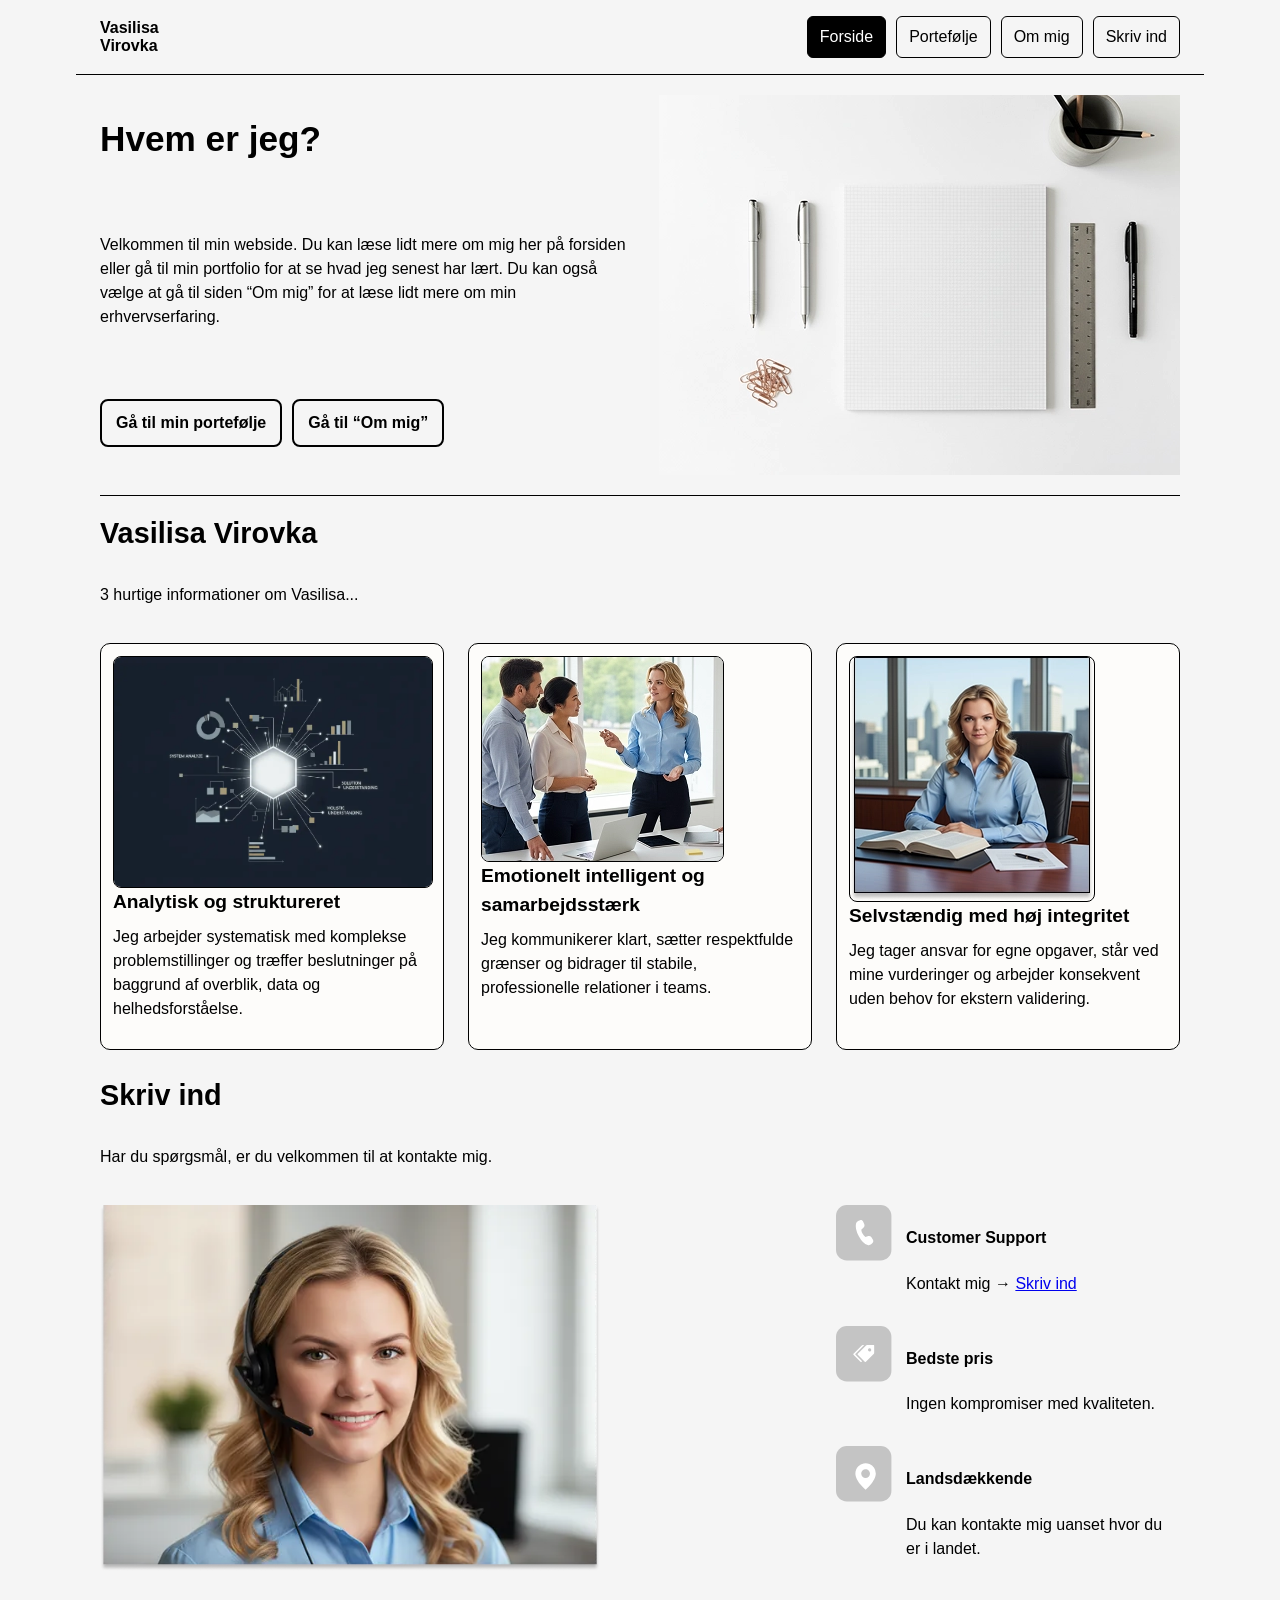
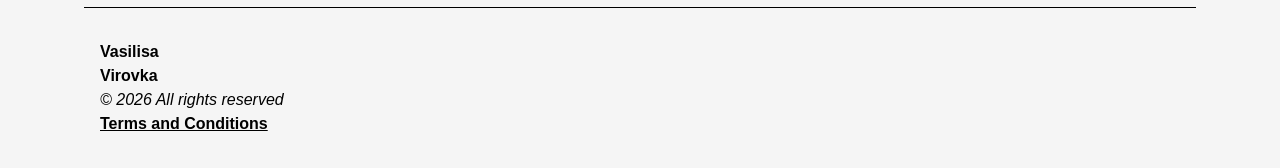
<file: index.html>
<!DOCTYPE html>
<html lang="da">
  <head>
    <meta charset="UTF-8" />
    <meta name="viewport" content="width=device-width, initial-scale=1.0" />
    <title>Forside</title>

    <!-- Google Fonts -->
    <link rel="preconnect" href="https://fonts.googleapis.com">
    <link rel="preconnect" href="https://fonts.gstatic.com" crossorigin>
    <link href="https://fonts.googleapis.com/css2?family=IBM+Plex+Sans:wght@400;500&family=Merriweather:wght@400;700&display=swap" rel="stylesheet">

    <!-- CSS -->
    <link rel="stylesheet" href="css/base.css" />
    <link rel="stylesheet" href="css/general.css" />
    <link rel="stylesheet" href="css/layout.css" />
  <link rel="stylesheet" href="css/components.css" />

    <link rel="icon" href="images/favicon.svg" type="image/svg+xml" />
  </head>

  <body>
    <!-- HEADER -->
    <header class="site-header container">
      <a class="logo" href="index.html">Vasilisa<br />Virovka</a>

      

      <nav aria-label="Hovedmenu">
        <ul class="nav">
          <li class="active"><a href="index.html">Forside</a></li>
          <li><a href="portofolio.html">Portefølje</a></li>
          <li><a href="ommig.html">Om mig</a></li>
          <li><a href="Skriv_ind.html">Skriv ind</a></li>
        </ul>
      </nav>

      
    </header>

    <!-- MAIN -->
    <main class="container">
      <section class="hero">
        <h1>Hvem er jeg?</h1>
        <p>
        Velkommen til min webside. Du kan læse lidt mere om mig her på forsiden eller gå til min portfolio for at se hvad jeg senest har lært. Du kan også vælge at gå til siden “Om mig” for at læse lidt mere om min erhvervserfaring.
        </p>

        <div class="cta-row">
          <a class="link-box" href="portofolio.html">Gå til min portefølje</a>
          <a class="link-box" href="ommig.html">Gå til “Om mig”</a>
        </div>

        <img
          class="skriveredskaber"
          src="images/Pen.webp"
          alt="Professionelle skriveredskaber"
        />
      </section>

      <!-- INFO-KORT -->
      <section class="grid">
        <h2>Vasilisa Virovka</h2>
        <p>3 hurtige informationer om Vasilisa...</p>

        <article class="card">
          <img src="images/Analyse_chart.webp" alt="Analyse og struktur" />
          <h3>Analytisk og struktureret</h3>
          <p>
            Jeg arbejder systematisk med komplekse problemstillinger og træffer
            beslutninger på baggrund af overblik, data og helhedsforståelse.
          </p>
        </article>

        <article class="card">
          <img
            class="icon"
            src="images/Teamwork.webp"
            alt="Samarbejde i team"
          />
          <h3>Emotionelt intelligent og samarbejdsstærk</h3>
          <p>
            Jeg kommunikerer klart, sætter respektfulde grænser og bidrager til
            stabile, professionelle relationer i teams.
          </p>
        </article>

        <article class="card">
          <img
            class="icon"
            src="images/Big_Boss.webp"
            alt="Selvstændigt arbejde"
          />
          <h3>Selvstændig med høj integritet</h3>
          <p>
            Jeg tager ansvar for egne opgaver, står ved mine vurderinger og
            arbejder konsekvent uden behov for ekstern validering.
          </p>
        </article>

        <!-- KONTAKT -->
        <h2>Skriv ind</h2>
        <p>Har du spørgsmål, er du velkommen til at kontakte mig.</p>

        <img
          class="support-illustration"
          src="images/Kundeservice.webp"
          alt="Kundeservice illustration"
        />

        <ul class="features">
          <li class="feature-item">
            <img class="feature-icon" src="images/phone_icon.svg" alt="Telefon ikon" />
            <div class="feature-text">
              <h4>Customer Support</h4>
              <p>
                Kontakt mig →
                <a href="./Skriv_ind.html">Skriv ind</a>
              </p>
            </div>
          </li>

          <li class="feature-item">
            <img class="feature-icon" src="images/price-tag_icon.svg" alt="Pris ikon" />
            <div class="feature-text">
              <h4>Bedste pris</h4>
              <p>Ingen kompromiser med kvaliteten.</p>
            </div>
          </li>

          <li class="feature-item">
            <img class="feature-icon" src="images/place_icon.svg" alt="Placering ikon" />
            <div class="feature-text">
              <h4>Landsdækkende</h4>
              <p>Du kan kontakte mig uanset hvor du er i landet.</p>
            </div>
          </li>
        </ul>
      </section>
    </main>

   <!-- Footer -->
<footer class="site-footer container">
  <span class="footer-logo">
    <strong>Vasilisa</strong><br />
    <strong>Virovka</strong>
  </span>

  <p class="tagline"><em>&copy; 2026 All rights reserved</em></p>

  <!-- Terms pop-over -->
  <button class="terms-trigger" aria-expanded="false">
    Terms and Conditions
  </button>

  <div class="terms-popover" hidden>
    <p>
      Denne webside er en eksamensopgave. Alt indhold er kun til
      undervisnings- og portfolioformål.
    </p>
  </div>
</footer>

  <!-- JavaScript -->
    <script src="js/popover.js"></script>
  </body>
</html>
</file>
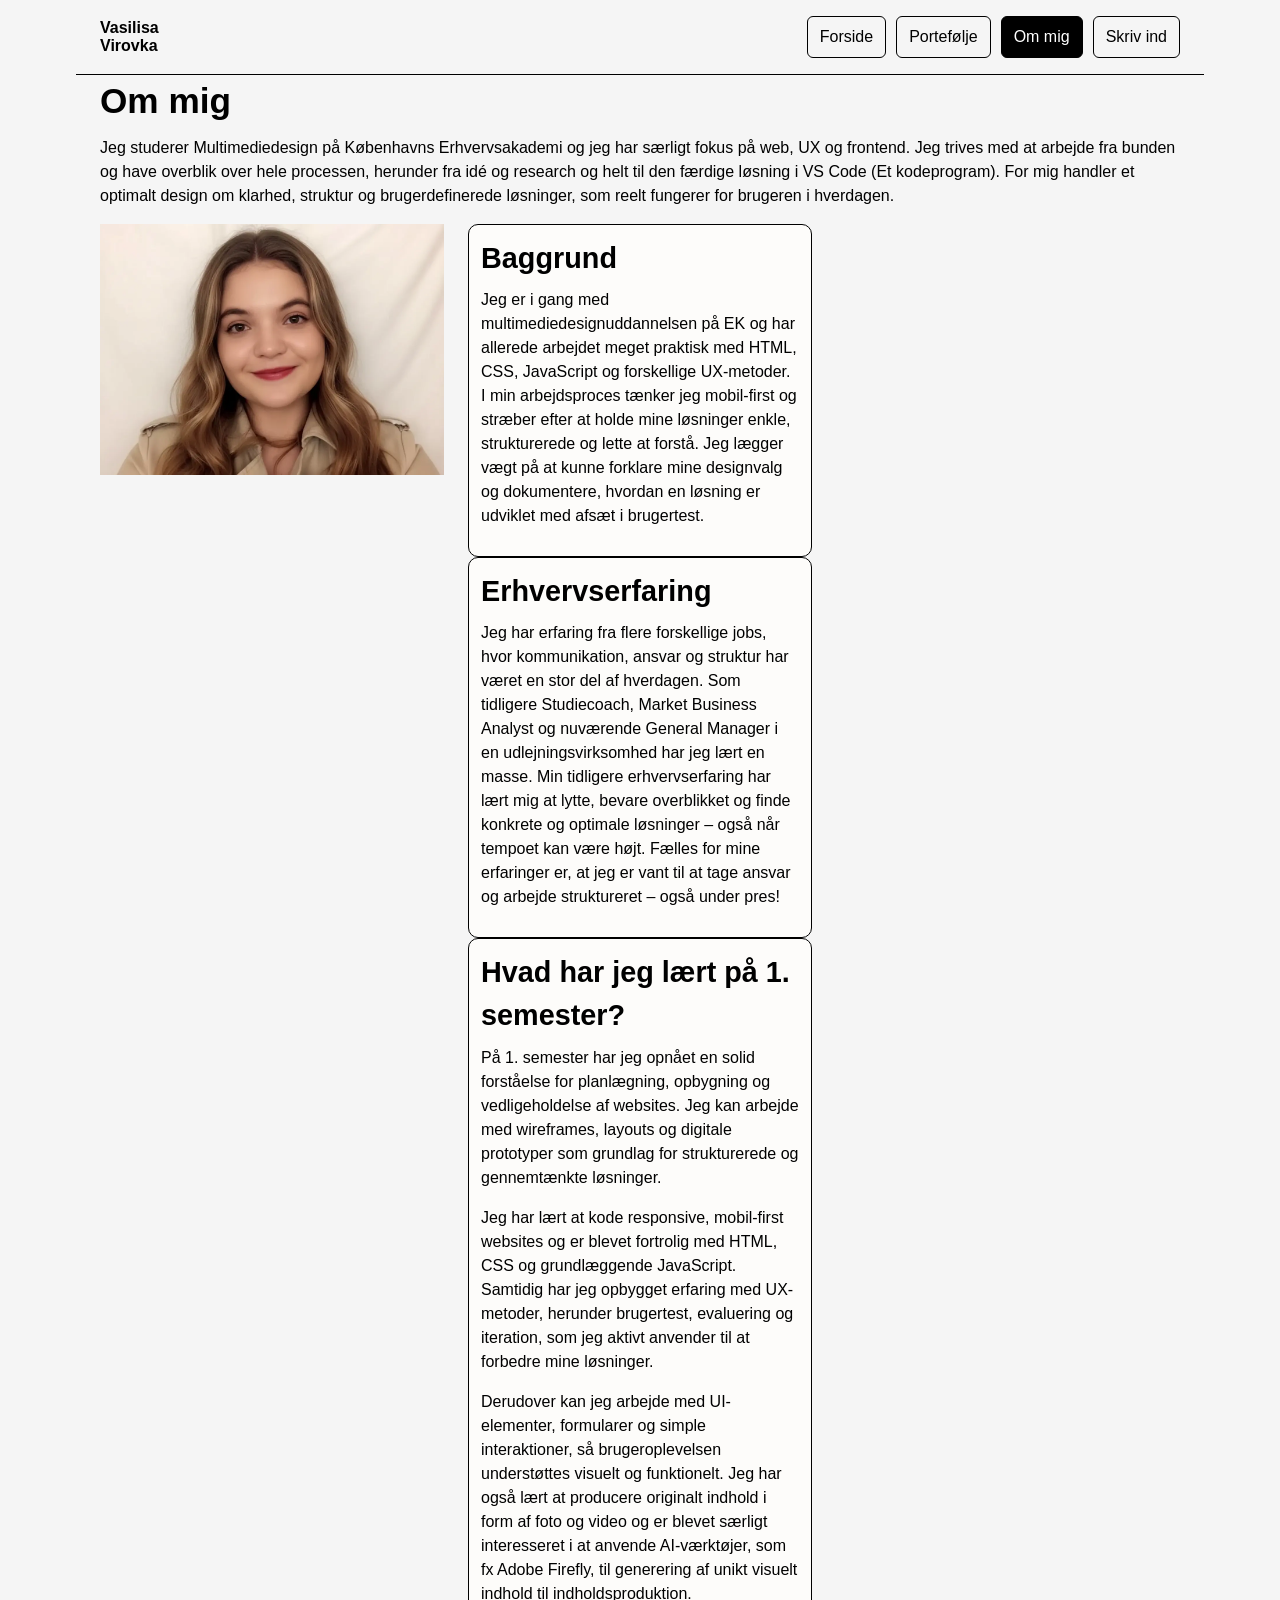
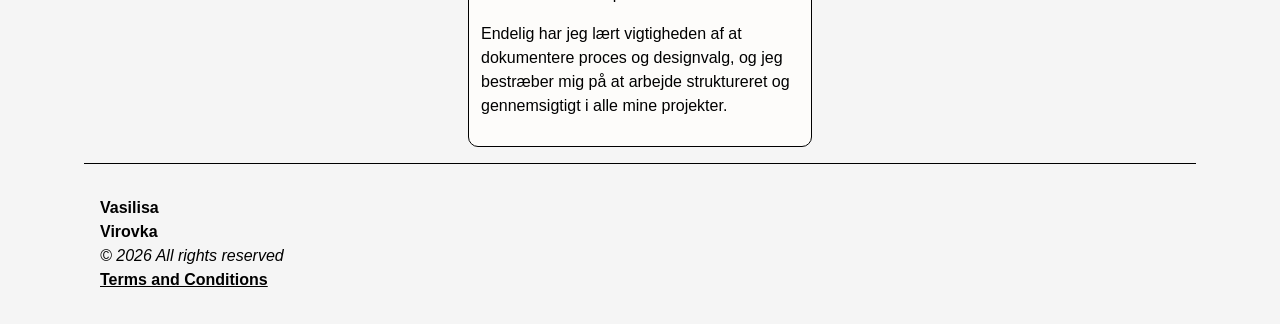
<file: ommig.html>
<!DOCTYPE html>
<html lang="da">
  <head>
    <meta charset="UTF-8" />
    <meta name="viewport" content="width=device-width, initial-scale=1.0" />
    <title>Om mig</title>

    <!-- Google Fonts (samme som resten af sitet) -->
    <link rel="preconnect" href="https://fonts.googleapis.com" />
    <link rel="preconnect" href="https://fonts.gstatic.com" crossorigin />
    <link
      href="https://fonts.googleapis.com/css2?family=IBM+Plex+Sans:wght@400;500&family=Merriweather:wght@400;700&display=swap"
      rel="stylesheet"
    />

    <!-- CSS -->
    <link rel="stylesheet" href="css/base.css" />
    <link rel="stylesheet" href="css/general.css" />
    <link rel="stylesheet" href="css/layout.css" />
    <link rel="stylesheet" href="css/components.css" />
    <link rel="icon" href="images/favicon.svg" type="image/svg+xml" />
  </head>

  <body>
    <!-- Header -->
    <header class="site-header container">
      <a class="logo" href="index.html">Vasilisa<br />Virovka</a>

      <nav aria-label="Hovedmenu">
        <ul class="nav">
          <li><a href="index.html">Forside</a></li>
          <li><a href="portofolio.html">Portefølje</a></li>
          <li class="active"><a href="ommig.html">Om mig</a></li>
          <li><a href="Skriv_ind.html">Skriv ind</a></li>
        </ul>
      </nav>

      
    </header>

    <!-- Main -->
    <main class="container">
      <section class="about-intro">
        <div class="about-text">
          <h1>Om mig</h1>
          <p>
            Jeg studerer Multimediedesign på Københavns Erhvervsakademi og jeg har særligt fokus på web, UX og frontend. Jeg trives med at arbejde fra bunden og have overblik over hele processen, herunder fra idé og research og helt til den færdige løsning i VS Code (Et kodeprogram). For mig handler et optimalt design om klarhed, struktur og brugerdefinerede løsninger, som reelt fungerer for brugeren i hverdagen.
          </p>
        </div>
      </section>

      <section class="about-content grid">
        <!-- Billede -->
        <div class="about-image">
          <img src="images/Vasilisa_Virovka_longer_frame_picture.webp" alt="Portræt af Vasilisa Virovka" />
        </div>

        <!-- Tekstbokse -->
        <div class="about-sections">
          <article class="card">
            <h2>Baggrund</h2>
            <p>Jeg er i gang med multimediedesignuddannelsen på EK og har allerede arbejdet meget praktisk med HTML, CSS, JavaScript og forskellige UX-metoder. I min arbejdsproces tænker jeg mobil-first og stræber efter at holde mine løsninger enkle, strukturerede og lette at forstå. Jeg lægger vægt på at kunne forklare mine designvalg og dokumentere, hvordan en løsning er udviklet med afsæt i brugertest.</p>
          </article>

          <article class="card">
            <h2>Erhvervserfaring</h2>
            <p>Jeg har erfaring fra flere forskellige jobs, hvor kommunikation, ansvar og struktur har været en stor del af hverdagen. Som tidligere Studiecoach, Market Business Analyst og nuværende General Manager i en udlejningsvirksomhed har jeg lært en masse. Min tidligere erhvervserfaring har lært mig at lytte, bevare overblikket og finde konkrete og optimale løsninger – også når tempoet kan være højt. Fælles for mine erfaringer er, at jeg er vant til at tage ansvar og arbejde struktureret – også under pres!</p>
          </article>

          <article class="card">
            <h2>Hvad har jeg lært på 1. semester?</h2>
      <p>
  På 1. semester har jeg opnået en solid forståelse for planlægning,
  opbygning og vedligeholdelse af websites. Jeg kan arbejde med
  wireframes, layouts og digitale prototyper som grundlag for
  strukturerede og gennemtænkte løsninger.
</p>

<p>
  Jeg har lært at kode responsive, mobil-first websites og er blevet
  fortrolig med HTML, CSS og grundlæggende JavaScript. Samtidig har jeg
  opbygget erfaring med UX-metoder, herunder brugertest, evaluering og
  iteration, som jeg aktivt anvender til at forbedre mine løsninger.
</p>

<p>
  Derudover kan jeg arbejde med UI-elementer, formularer og simple
  interaktioner, så brugeroplevelsen understøttes visuelt og
  funktionelt. Jeg har også lært at producere originalt indhold i form
  af foto og video og er blevet særligt interesseret i at anvende
  AI-værktøjer, som fx Adobe Firefly, til generering af unikt visuelt
  indhold til indholdsproduktion.
</p>

<p>
  Endelig har jeg lært vigtigheden af at dokumentere proces og
  designvalg, og jeg bestræber mig på at arbejde struktureret og
  gennemsigtigt i alle mine projekter.

</p>
          </article>

          
        </div>
      </section>
    </main>

     <!-- Footer -->
<footer class="site-footer container">
  <span class="footer-logo">
    <strong>Vasilisa</strong><br />
    <strong>Virovka</strong>
  </span>

  <p class="tagline"><em>&copy; 2026 All rights reserved</em></p>

  <!-- Terms pop-over -->
  <button class="terms-trigger" aria-expanded="false">
    Terms and Conditions
  </button>

  <div class="terms-popover" hidden>
    <p>
          Denne webside er en eksamensopgave. Alt indhold er kun til
      undervisnings- og portfolioformål.
    </p>
  </div>
</footer>

  <!-- JavaScript -->
    <script src="js/popover.js"></script>
  </body>
</html>
</file>
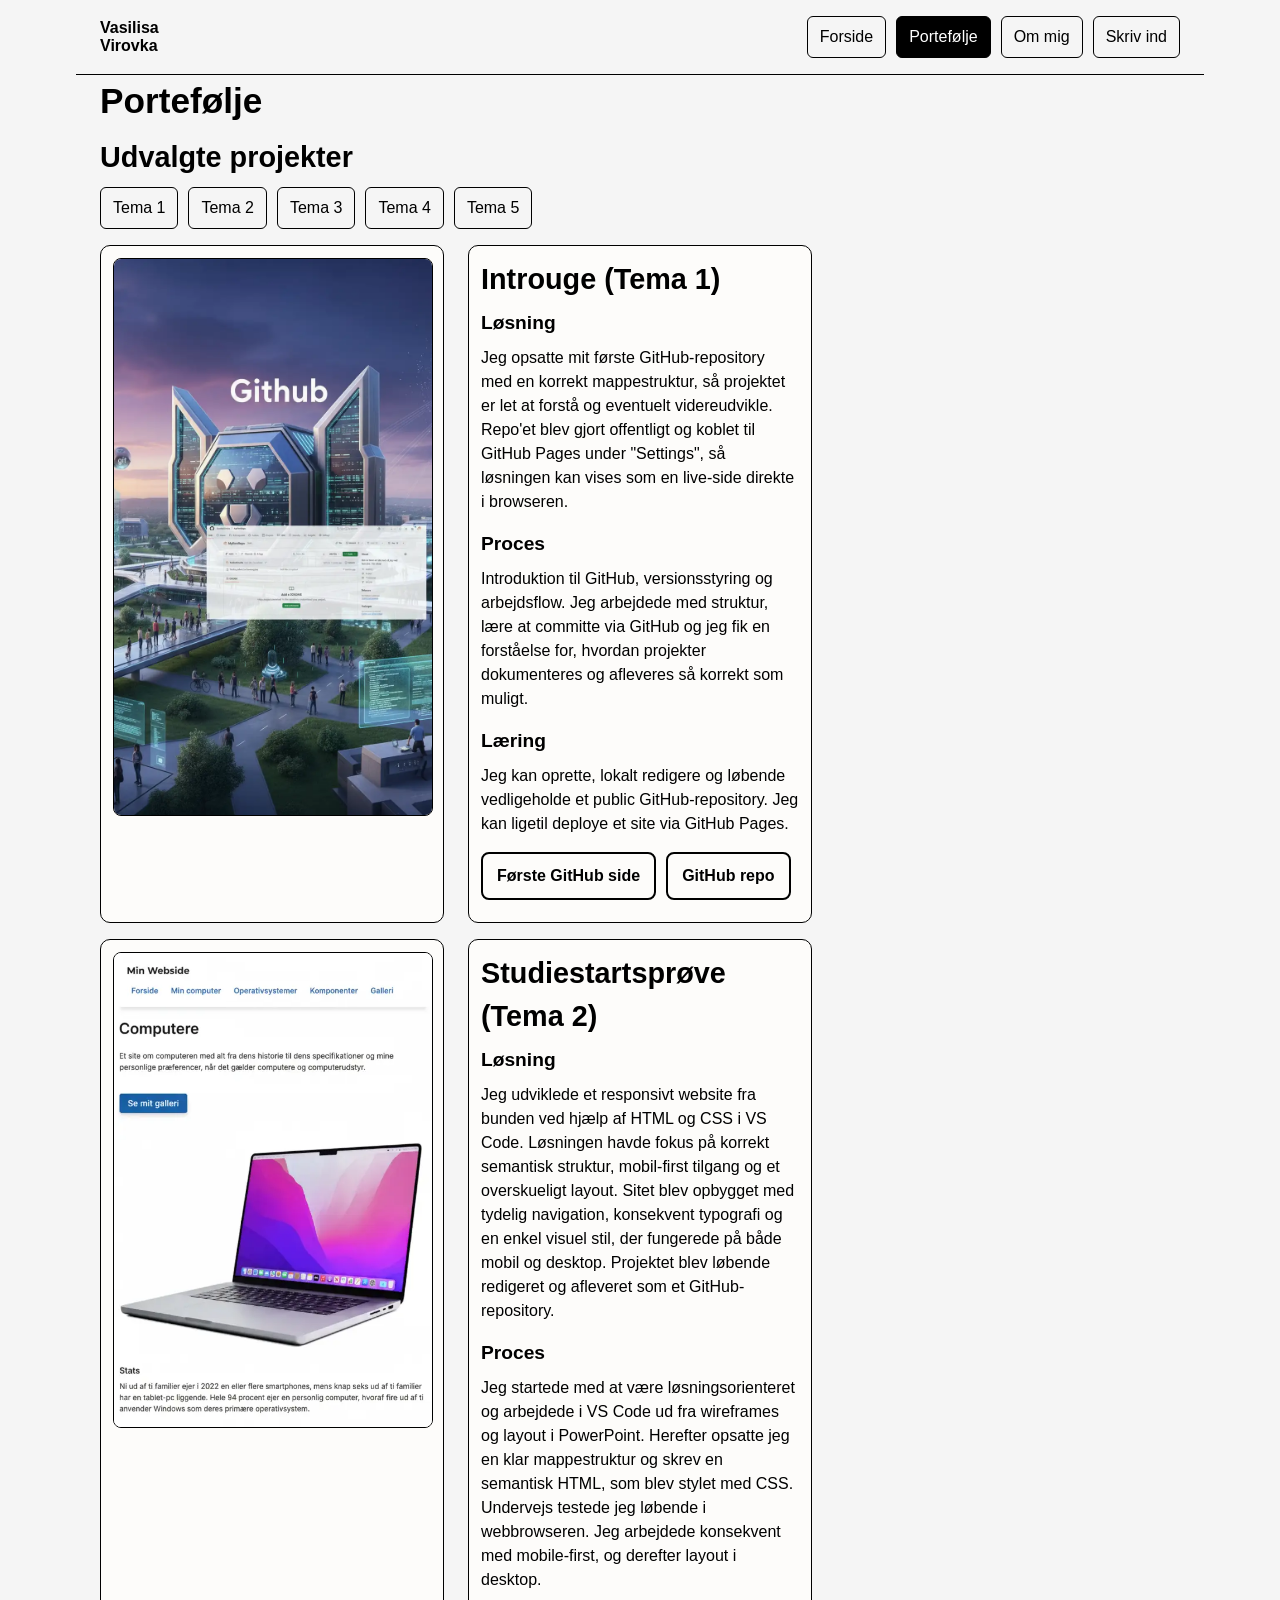
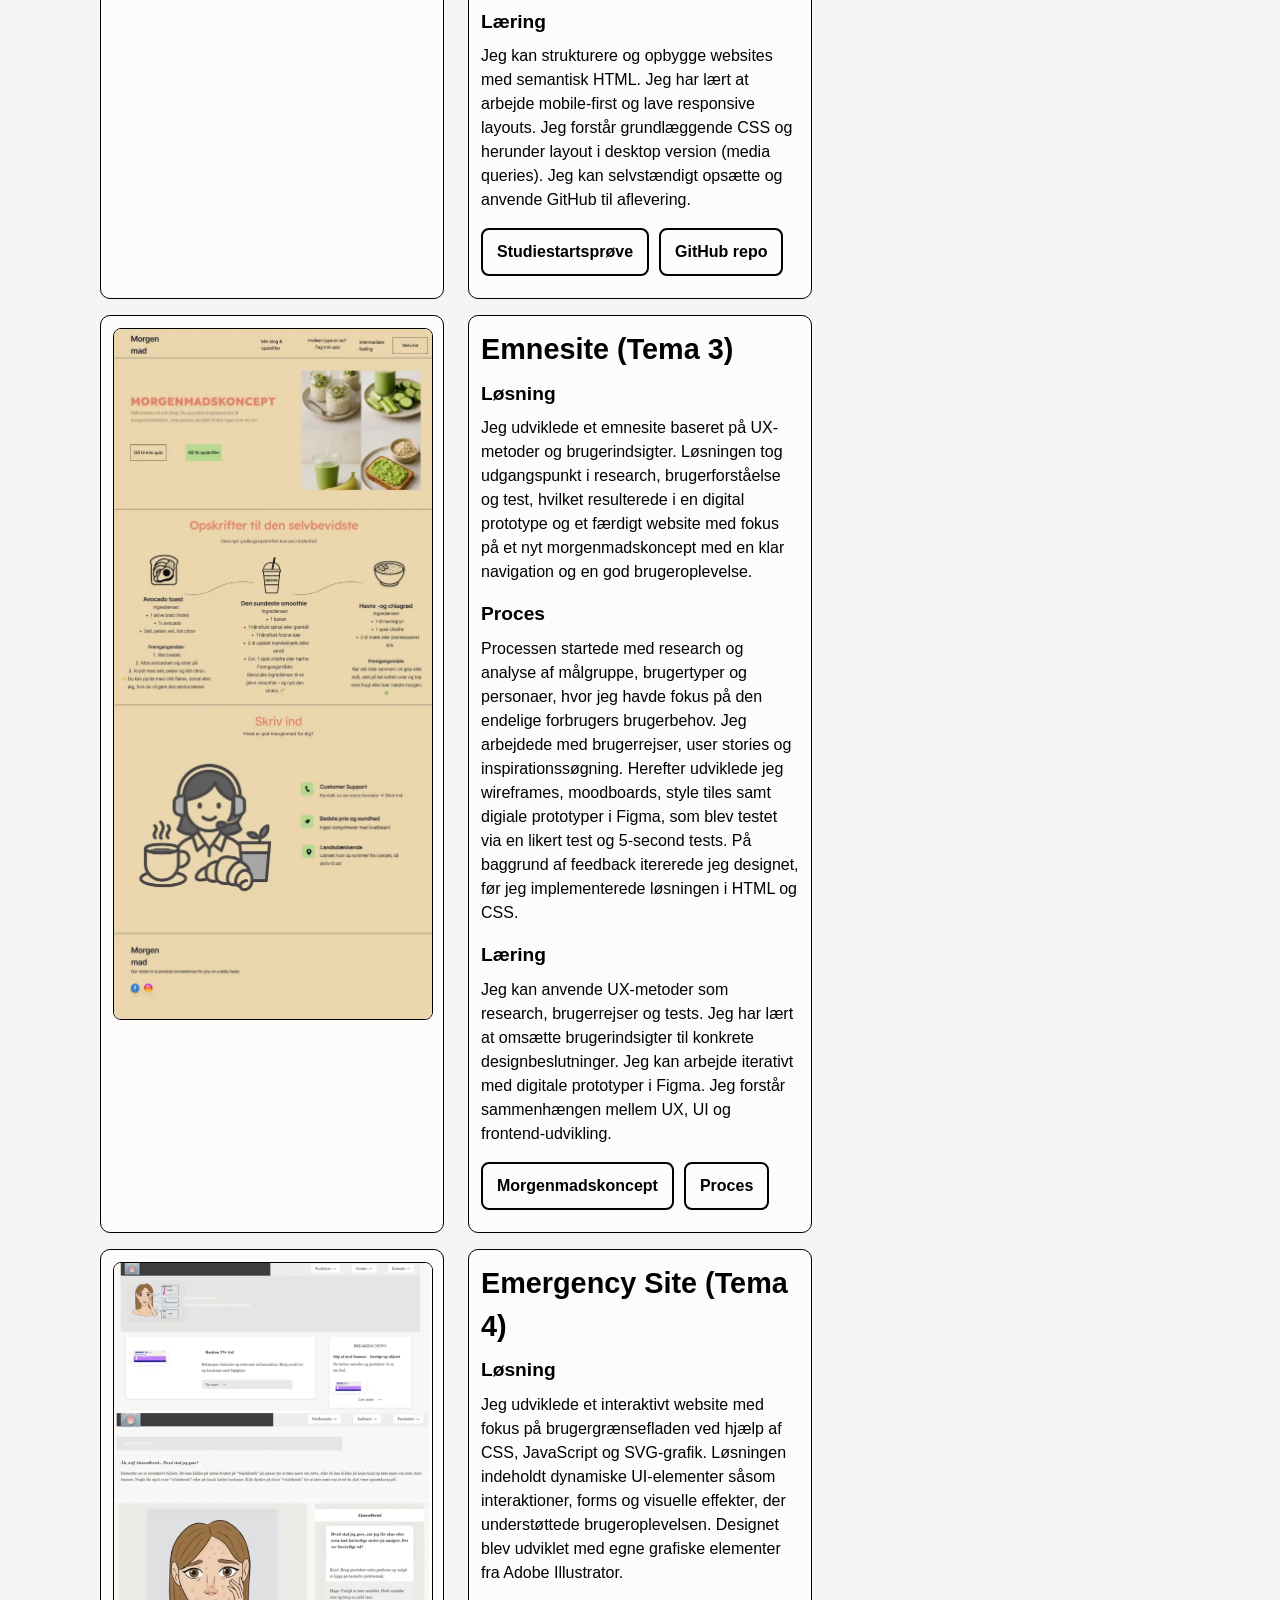
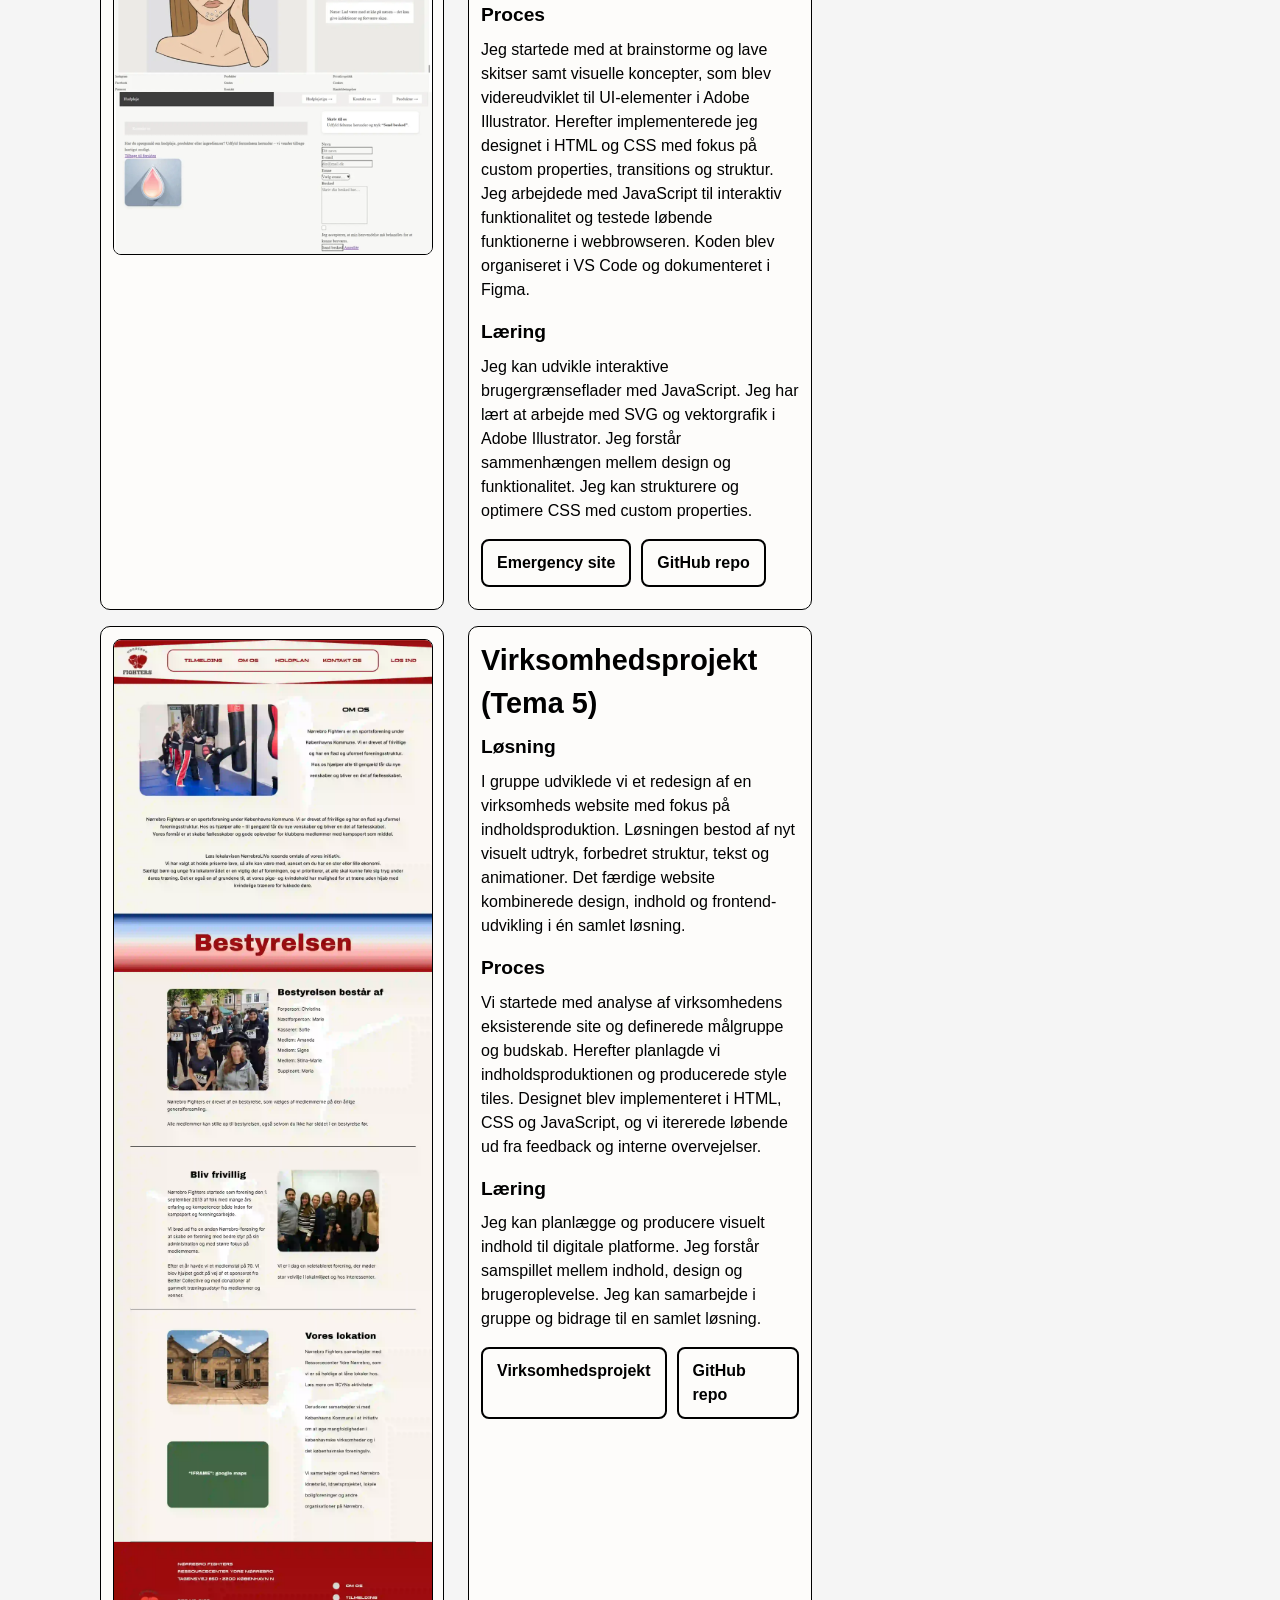
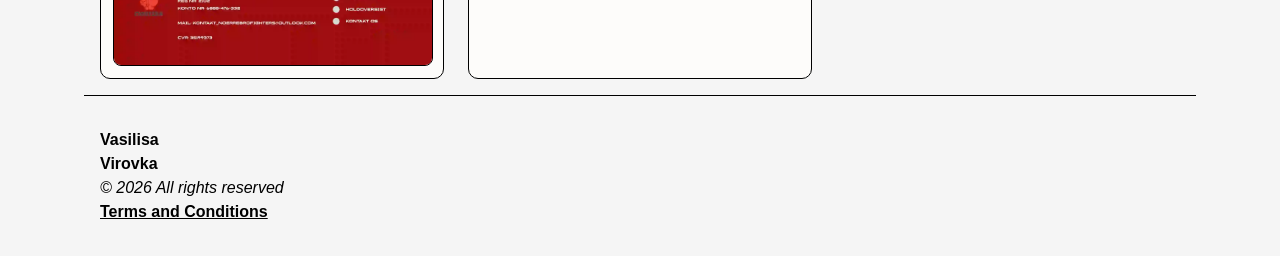
<file: portofolio.html>
<!DOCTYPE html>
<html lang="da">
  <head>
    <meta charset="UTF-8" />
    <meta name="viewport" content="width=device-width, initial-scale=1.0" />
    <title>Portefølje</title>

    <!-- Google Fonts (samme som index.html) -->
    <link rel="preconnect" href="https://fonts.googleapis.com" />
    <link rel="preconnect" href="https://fonts.gstatic.com" crossorigin />
    <link
      href="https://fonts.googleapis.com/css2?family=IBM+Plex+Sans:wght@400;500&family=Merriweather:wght@400;700&display=swap"
      rel="stylesheet"
    />

    <!-- CSS (samme struktur som forside) -->
    <link rel="stylesheet" href="css/base.css" />
    <link rel="stylesheet" href="css/general.css" />
    <link rel="stylesheet" href="css/layout.css" />
    <link rel="stylesheet" href="css/components.css" />

    <link rel="icon" href="images/favicon.svg" type="image/svg+xml" />
  </head>

  <body>
    <!-- Header -->
    <header class="site-header container">
      <a class="logo" href="index.html">Vasilisa<br />Virovka</a>

      <nav aria-label="Hovedmenu">
        <ul class="nav">
          <li><a href="index.html">Forside</a></li>
          <li class="active"><a href="portofolio.html">Portefølje</a></li>
          <li><a href="ommig.html">Om mig</a></li>
          <li><a href="Skriv_ind.html">Skriv ind</a></li>
        </ul>
      </nav>

      
    </header>

    <!-- Main -->
    <main class="container">
      <!-- Intro / Overblik -->
      <section class="portfolio-intro">
        <h1>Portefølje</h1>
        <h2>Udvalgte projekter</h2>

        <!-- TOC -->
        <nav class="toc" aria-label="Indholdsoversigt">
          <ul class="nav">
            <li><a href="#tema1">Tema 1</a></li>
            <li><a href="#tema2">Tema 2</a></li>
            <li><a href="#tema3">Tema 3</a></li>
            <li><a href="#tema4">Tema 4</a></li>
            <li><a href="#tema5">Tema 5</a></li>
          </ul>
        </nav>
      </section>

      <!-- Tema 1 -->
      <section id="tema1" class="grid portfolio-section">
        <article class="card">
          <img src="images/GitHub_Headquarters_add_on.webp" alt="Projektbillede – Tema 1" />
        </article>

        <article class="card">
          <h2>Introuge (Tema 1)</h2>

          <article>
            <h3>Løsning</h3>
            <p>Jeg opsatte mit første GitHub-repository med en korrekt mappestruktur, så projektet er let at forstå og eventuelt videreudvikle. Repo'et blev gjort offentligt og koblet til GitHub Pages under "Settings", så løsningen kan vises som en live-side direkte i browseren.</p>
          </article>

          <article>
            <h3>Proces</h3>
            <p>Introduktion til GitHub, versionsstyring og arbejdsflow. Jeg arbejdede med struktur, lære at committe via GitHub og jeg fik en forståelse for, hvordan projekter dokumenteres og afleveres så korrekt som muligt.</p>
          </article>

          <article>
            <h3>Læring</h3>
            <p> Jeg kan oprette, lokalt redigere og løbende vedligeholde et public GitHub-repository. Jeg kan ligetil deploye et site via GitHub Pages. 
      </p>
          </article>

          <div class="cta-row">
  <a
    class="link-box"
    href="https://vasilisavirovka.github.io/MyFirstRepo/"
    target="_blank"
    rel="noopener"
  >
    Første GitHub side
  </a>

   <a
    class="link-box"
    href="https://github.com/VasilisaVirovka/MyFirstRepo"
    target="_blank"
    rel="noopener"
  >
    GitHub repo
  </a>
</div>

        </article>
      </section>

      <!-- Tema 2 -->
      <section id="tema2" class="grid portfolio-section">
        <article class="card">
          <img src="images/Studiestartsproeve_Forside.webp" alt="Projektbillede – Tema 2" />
        </article>

        <article class="card">
          <h2>Studiestartsprøve (Tema 2)</h2>

          <article>
            <h3>Løsning</h3>
            <p>Jeg udviklede et responsivt website fra bunden ved hjælp af HTML og CSS i VS Code. Løsningen havde fokus på korrekt semantisk struktur, mobil-first tilgang og et overskueligt layout. Sitet blev opbygget med tydelig navigation, konsekvent typografi og en enkel visuel stil, der fungerede på både mobil og desktop. Projektet blev løbende redigeret og afleveret som et GitHub-repository.</p>
          </article>

          <article>
            <h3>Proces</h3>
            <p>Jeg startede med at være løsningsorienteret og arbejdede i VS Code ud fra wireframes og layout i PowerPoint. Herefter opsatte jeg en klar mappestruktur og skrev en semantisk HTML, som blev stylet med CSS. Undervejs testede jeg løbende i webbrowseren. Jeg arbejdede konsekvent med mobile-first, og derefter layout i desktop.</p>
          </article>

          <article>
            <h3>Læring</h3>
            <p>Jeg kan strukturere og opbygge websites med semantisk HTML. Jeg har lært at arbejde mobile-first og lave responsive layouts. Jeg forstår grundlæggende CSS og herunder layout i desktop version (media queries). Jeg kan selvstændigt opsætte og anvende GitHub til aflevering.</p>
          </article>

          <div class="cta-row">
             <a
    class="link-box"
    href="https://vasilisavirovka.github.io/Website/index.html"
    target="_blank"
    rel="noopener"
  >
    Studiestartsprøve
  </a>
             <a
    class="link-box"
    href="https://github.com/VasilisaVirovka/Website"
    target="_blank"
    rel="noopener"
  >
    GitHub repo
  </a>
          </div>
        </article>
      </section>

      <!-- Tema 3 -->
      <section id="tema3" class="grid portfolio-section">
        <article class="card">
          <img src="images/Forside_Emnesite.webp" alt="Projektbillede Tema 3" />
        </article>

        <article class="card">
          <h2>Emnesite (Tema 3)</h2>

          <article>
            <h3>Løsning</h3>
            <p>Jeg udviklede et emnesite baseret på UX-metoder og brugerindsigter. Løsningen tog udgangspunkt i research, brugerforståelse og test, hvilket resulterede i en digital prototype og et færdigt website med fokus på et nyt morgenmadskoncept med en klar navigation og en god brugeroplevelse.</p>
          </article>

          <article>
            <h3>Proces</h3>
            <p>Processen startede med research og analyse af målgruppe, brugertyper og personaer, hvor jeg havde fokus på den endelige forbrugers brugerbehov. Jeg arbejdede med brugerrejser, user stories og inspirationssøgning. Herefter udviklede jeg wireframes, moodboards, style tiles samt digiale prototyper i Figma, som blev testet via en likert test og 5-second tests. På baggrund af feedback itererede jeg designet, før jeg implementerede løsningen i HTML og CSS.</p>
          </article>

          <article>
            <h3>Læring</h3>
            <p>Jeg kan anvende UX-metoder som research, brugerrejser og tests. Jeg har lært at omsætte brugerindsigter til konkrete designbeslutninger. Jeg kan arbejde iterativt med digitale prototyper i Figma. Jeg forstår sammenhængen mellem UX, UI og frontend-udvikling.</p>
          </article>

          <div class="cta-row">
                 <a
    class="link-box"
    href="https://vasilisavirovka.github.io/Emnesite_Morgenmadskoncept/index.html"
    target="_blank"
    rel="noopener"
  >
    Morgenmadskoncept
              </a>
              <a
    class="link-box"
    href="https://www.figma.com/design/m5FsCtwjqczINWZZ6R8e4r/Hi-fi-Prototype_Sketch-til-emnesite_Morgenmadskoncept?node-id=0-1&p=f"
    target="_blank"
    rel="noopener"
  >
    Proces
  </a>
          </div>
        </article>
      </section>

      <!-- Tema 4 -->
      <section id="tema4" class="grid portfolio-section">
        <article class="card">
          <img src="images/Hudpleje_2_0.webp" alt="Projektbillede Tema 4" />
        </article>

        <article class="card">
          <h2>Emergency Site (Tema 4)</h2>

          <article>
            <h3>Løsning</h3>
            <p>Jeg udviklede et interaktivt website med fokus på brugergrænsefladen ved hjælp af CSS, JavaScript og SVG-grafik. Løsningen indeholdt dynamiske UI-elementer såsom interaktioner, forms og visuelle effekter, der understøttede brugeroplevelsen. Designet blev udviklet med egne grafiske elementer fra Adobe Illustrator.</p>
          </article>

          <article>
            <h3>Proces</h3>
            <p>Jeg startede med at brainstorme og lave skitser samt visuelle koncepter, som blev videreudviklet til UI-elementer i Adobe Illustrator. Herefter implementerede jeg designet i HTML og CSS med fokus på custom properties, transitions og struktur. Jeg arbejdede med JavaScript til interaktiv funktionalitet og testede løbende funktionerne i webbrowseren. Koden blev organiseret i VS Code og dokumenteret i Figma.</p>
          </article>

          <article>
            <h3>Læring</h3>
            <p>Jeg kan udvikle interaktive brugergrænseflader med JavaScript. Jeg har lært at arbejde med SVG og vektorgrafik i Adobe Illustrator. Jeg forstår sammenhængen mellem design og funktionalitet. Jeg kan strukturere og optimere CSS med custom properties.</p>
          </article>

          <div class="cta-row">
              <a
    class="link-box"
    href="https://vasilisavirovka.github.io/emergency-main/index.html"
    target="_blank"
    rel="noopener"
  >
    Emergency site
  </a>
              <a
    class="link-box"
    href="https://github.com/VasilisaVirovka/emergency-main"
    target="_blank"
    rel="noopener"
  >
    GitHub repo
  </a>
          </div>
        </article>
      </section>

      <!-- Tema 5 -->
      <section id="tema5" class="grid portfolio-section">
        <article class="card">
          <img src="images/OM_OS_desktop_Vasilisa.webp" alt="Projektbillede Tema 5" />
        </article>

        <article class="card">
          <h2>Virksomhedsprojekt (Tema 5)</h2>

          <article>
            <h3>Løsning</h3>
            <p>I gruppe udviklede vi et redesign af en virksomheds website med fokus på indholdsproduktion. Løsningen bestod af nyt visuelt udtryk, forbedret struktur, tekst og animationer. Det færdige website kombinerede design, indhold og frontend-udvikling i én samlet løsning.</p>
          </article>

          <article>
            <h3>Proces</h3>
            <p>Vi startede med analyse af virksomhedens eksisterende site og definerede målgruppe og budskab. Herefter planlagde vi indholdsproduktionen og producerede style tiles. Designet blev implementeret i HTML, CSS og JavaScript, og vi itererede løbende ud fra feedback og interne overvejelser.</p>
          </article>

          <article>
            <h3>Læring</h3>
            <p>Jeg kan planlægge og producere visuelt indhold til digitale platforme. Jeg forstår samspillet mellem indhold, design og brugeroplevelse. Jeg kan samarbejde i gruppe og bidrage til en samlet løsning.</p>
          </article>

          <div class="cta-row">
                   <a
    class="link-box"
    href="https://vasilisavirovka.github.io/Virksomhedssite/omos.html"
    target="_blank"
    rel="noopener"
  >
   Virksomhedsprojekt
  </a>
                   <a
    class="link-box"
    href="https://github.com/VasilisaVirovka/Virksomhedssite"
    target="_blank"
    rel="noopener"
  >
    GitHub repo
  </a>
          </div>
        </article>
      </section>
    </main>

     <!-- Footer -->
<footer class="site-footer container">
  <span class="footer-logo">
    <strong>Vasilisa</strong><br />
    <strong>Virovka</strong>
  </span>

  <p class="tagline"><em>&copy; 2026 All rights reserved</em></p>

  <!-- Terms pop-over -->
  <button class="terms-trigger" aria-expanded="false">
    Terms and Conditions
  </button>

  <div class="terms-popover" hidden>
    <p>
          Denne webside er en eksamensopgave. Alt indhold er kun til
      undervisnings- og portfolioformål.
    </p>
  </div>
</footer>

  <!-- JavaScript -->
    <script src="js/popover.js"></script>
  </body>
</html>
</file>
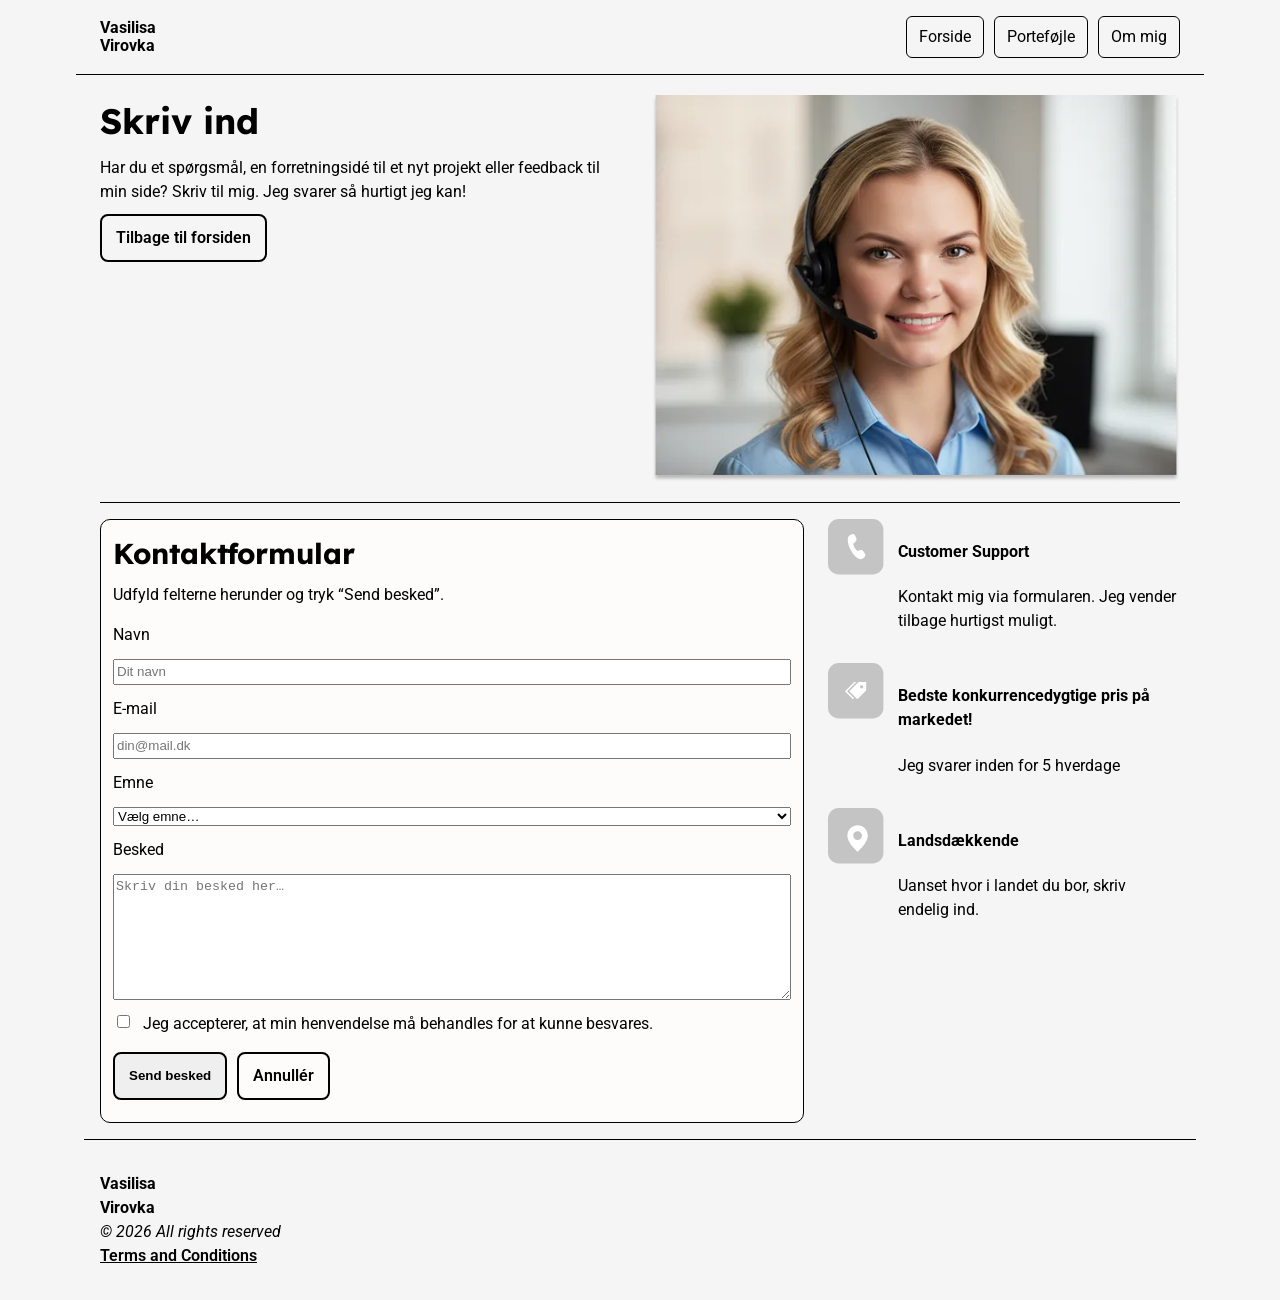
<file: Skriv_ind.html>
<!DOCTYPE html>
<html lang="da">
  <head>
    <meta charset="UTF-8" />
    <meta name="viewport" content="width=device-width, initial-scale=1" />
    <title>Skriv ind</title>
    <link rel="preconnect" href="https://fonts.gstatic.com" crossorigin />
    <link
      href="https://fonts.googleapis.com/css2?family=Lexend:wght@400;600;700&family=Roboto:wght@400;500;700&display=swap"
      rel="stylesheet"
    />
    <!-- Brug dine eksisterende styles -->
    <link rel="stylesheet" href="css/base.css" />
    <link rel="stylesheet" href="css/general.css" />
    <link rel="stylesheet" href="css/layout.css" />
    <link rel="stylesheet" href="css/components.css" />
    <link
      rel="icon"
      href="images/favicon.svg"
      type="image/svg+xml"
    />
  </head>
  <body class="page-skriv-ind">
    <header class="site-header container">
      <a class="logo" href="index.html">Vasilisa<br />Virovka</a>

      <nav aria-label="Hovedmenu">
        <ul class="nav">
          <li><a href="index.html">Forside</a></li>
          <li><a href="portofolio.html">Porteføjle</a></li>
          <li><a href="ommig.html">Om mig</a></li>
        </ul>
      </nav>

   
    </header>

    <main class="container">
      <!-- Hero -->
      <section class="hero">
        <div>
          <h1>Skriv ind</h1>
          <p>
            Har du et spørgsmål, en forretningsidé til et nyt projekt eller feedback til min side? Skriv
            til mig. Jeg svarer så hurtigt jeg kan! 
          </p>
          <div class="cta-row">
            <a class="link-box" href="index.html">Tilbage til forsiden</a>
          </div>
        </div>

        <!-- Valgfrit billede – brug dit eget hvis du vil -->
        <img
          class="support-illustration"
          src="images/Kundeservice.webp"
          alt="Kundeservice"
        />
      </section>

      <!-- Kontaktformular -->
      <section class="grid">
        <article class="card" style="max-width: 720px">
          <h2>Kontaktformular</h2>
          <p>Udfyld felterne herunder og tryk “Send besked”.</p>

          <form action="#" method="post" class="contact-form" novalidate>
            <div class="form-row" style="display: grid; gap: 12px">
              <label for="name">Navn</label>
              <input
                id="name"
                name="name"
                type="text"
                placeholder="Dit navn"
                required
              />
            </div>

            <div
              class="form-row"
              style="display: grid; gap: 12px; margin-top: 12px"
            >
              <label for="email">E-mail</label>
              <input
                id="email"
                name="email"
                type="email"
                placeholder="din@mail.dk"
                inputmode="email"
                required
              />
            </div>

            <div
              class="form-row"
              style="display: grid; gap: 12px; margin-top: 12px"
            >
              <label for="topic">Emne</label>
              <select id="topic" name="topic" required>
                <option value="" selected disabled>Vælg emne…</option>
                <option>Ny forretningsidé</option>
                <option>Feedback til siden</option>
                <option>Pristilbud på en opgave</option>
                <option>Andet</option>
              </select>
            </div>

            <div
              class="form-row"
              style="display: grid; gap: 12px; margin-top: 12px"
            >
              <label for="message">Besked</label>
              <textarea
                id="message"
                name="message"
                rows="6"
                placeholder="Skriv din besked her…"
                required
              ></textarea>
            </div>

            <div
              class="form-row"
              style="
                display: flex;
                gap: 10px;
                align-items: flex-start;
                margin-top: 12px;
              "
            >
              <input id="consent" name="consent" type="checkbox" required />
              <label for="consent">
                Jeg accepterer, at min henvendelse må behandles for at kunne
                besvares.
              </label>
            </div>

            <div class="cta-row" style="margin-top: 16px">
              <!-- Brug link-box i stedet for .btn -->
              <button type="submit" class="link-box">Send besked</button>
              <a class="link-box" href="index.html">Annullér</a>
            </div>
          </form>
        </article>

        <!-- Info-”features” i samme stil som forsiden -->
        <ul class="features">
          <li class="feature-item">
            <img
              class="feature-icon"
              src="images/phone_icon.svg"
              alt="Telefon"
            />
            <div class="feature-text">
              <h4>Customer Support</h4>
              <p>
                Kontakt mig via formularen. Jeg vender tilbage hurtigst muligt.
              </p>
            </div>
          </li>

          <li class="feature-item">
            <img
              class="feature-icon"
              src="images/price-tag_icon.svg"
              alt="Bedste pris"
            />
            <div class="feature-text">
              <h4>Bedste konkurrencedygtige pris på markedet!</h4>
              <p>Jeg svarer inden for 5 hverdage</p>
            </div>
          </li>

          <li class="feature-item">
            <img
              class="feature-icon"
              src="images/place_icon.svg"
              alt="Placering"
            />
            <div class="feature-text">
              <h4>Landsdækkende</h4>
              <p>Uanset hvor i landet du bor, skriv endelig ind.</p>
            </div>
          </li>
        </ul>
      </section>
    </main>

     <!-- Footer -->
<footer class="site-footer container">
  <span class="footer-logo">
    <strong>Vasilisa</strong><br />
    <strong>Virovka</strong>
  </span>

  <p class="tagline"><em>&copy; 2026 All rights reserved</em></p>

  <!-- Terms pop-over -->
  <button class="terms-trigger" aria-expanded="false">
    Terms and Conditions
  </button>

  <div class="terms-popover" hidden>
    <p>
         Denne webside er en eksamensopgave. Alt indhold er kun til
      undervisnings- og portfolioformål.
    </p>
  </div>
</footer>

  <!-- JavaScript -->
    <script src="js/popover.js"></script>
  </body>
</html>
</file>
<file: css/base.css>
* Minimal reset / base */
* {
  box-sizing: border-box;
}
html {
  line-height: 1.15;
  -webkit-text-size-adjust: 100%;
}
body {
  margin: 0;
}
img {
  max-width: 100%;
  display: block;
  height: auto;
}
ul,
ol {
  margin: 0;
  padding: 0;
}

/* Global 1,5 linjeafstand */
html {
  line-height: 1.5; /* unitless = skalerer med fontstørrelsen */
}

/* Sørg for at alle typografiske elementer arver */
body,
p,
a,
li,
td,
th,
input,
textarea,
button,
label,
small {
  line-height: inherit;
}

html {
  scroll-behavior: smooth;
}
</file>
<file: css/general.css>
/* ====== General (mobile-first) ====== */
:root{
  --bg:#F5F5F5;
  --text:#000000;
  --heading:#000000;
  --border:#000000;
}

html,body{background:var(--bg);color:var(--text);font-family:'Roboto',Arial,sans-serif}
h1,h2,h3{font-family:'Lexend',Arial,sans-serif;color:var(--heading);margin:0 0 .5rem}
h1{font-size:clamp(1.6rem,4vw,2.2rem)}
h2{font-size:clamp(1.3rem,3.2vw,1.8rem)}
h3{font-size:1.2rem}
p{margin:.5rem 0 1rem}

.container{width:min(100%,720px);margin:0 auto;padding:0 16px}

.site-header{display:flex;align-items:center;justify-content:space-between;padding:12px 16px;border-bottom:1px solid var(--border)}
.logo{text-decoration:none;color:var(--heading);font-weight:700;line-height:1.1}

.nav{list-style:none;display:flex;gap:10px}
.nav a{display:block;padding:6px 10px;border:1px solid var(--text);text-decoration:none;color:var(--text);border-radius:6px;background:transparent}
.nav .active a,.nav a:hover{background:var(--text);color:#fff}

.hero{padding:20px 0;border-bottom:1px solid var(--border)}
.hero-img{width:100%;border:1px solid var(--border);border-radius:8px;margin-top:12px;object-fit:cover}

.cta-row{display:flex;gap:10px;margin:10px 0}
.link-box{display:inline-block;padding:10px 14px;border:2px solid var(--text);text-decoration:none;color:var(--text);border-radius:8px;font-weight:600}

.grid{display:grid;grid-template-columns:1fr;gap:14px;margin:16px 0}
.card{border:1px solid var(--border);border-radius:10px;padding:12px;background:#fdfcfa}
.card img{border:1px solid var(--border);border-radius:8px}

.site-footer{padding:32px 16px;border-top:1px solid var(--border)}
.site-footer p{margin:0}
</file>
<file: css/layout.css>
/* =========================================================
   DESKTOP LAYOUT (>= 1024px)
   Fælles desktop-layout for hele sitet
   Indeholder overordnede grid-, header- og hero-strukturer,
   som gælder for alle sider på desktop.
   ========================================================= */

/* =========================================================
   DESKTOP LAYOUT – SKRIV_IND.HTML (>= 1024px)
   Side-specifikt desktop-layout for kontaktsiden.
   Overskriver eller supplerer det fælles layout,
   hvor siden kræver en anderledes struktur.
   ========================================================= */

/* ===========================
   Desktop layout (>= 1024px)
   =========================== */
@media (min-width: 1024px) {
  /* Ramme/bredde */
  .container {
    width: min(100%, 1080px);
    margin-inline: auto;
  }

  /* Header / navigation */
  .site-header {
    padding: 16px 24px;
    display: flex;
    align-items: center;
    gap: 24px;
  }
  .nav a {
    padding: 8px 12px;
  }

  /* HERO: 2-spaltet – tekst venstre, billede højre */
  .hero {
    display: grid;
    grid-template-columns: 1fr 1fr; /* tekst | billede */
    align-items: center;
    gap: 24px;
  }
  .hero h1 {
    grid-column: 1;
    grid-row: 1;
    margin: 0;
  }
  .hero h1 + p {
    grid-column: 1;
    grid-row: 2; /* teksten står lige under H1 */
    margin: 8px 0 0; /* lidt luft – justér efter smag */
    line-height: 1.5;
  }
  .hero .cta-row {
    grid-column: 1;
    grid-row: 3;
  }
  .hero img {
    grid-column: 2;
    grid-row: 1 / span 3;
    justify-self: end;
    max-width: 100%;
    height: auto;
  }

  /* GRID-sektion (Bokse + "Skriv ind") */
  .grid {
    display: grid;
    /* Giver ekstra plads til billedet: 2fr (kol.1) + 1fr (kol.2) + 1fr (kol.3) */
    grid-template-columns: 2fr 1fr 1fr;
    gap: 24px;
  }

  /* Sektionstitel + introtekst i fuld bredde øverst */
  .grid > h2 {
    grid-column: 1 / -1;
    margin: 0 0 4px;
  }
  .grid > h2 + p {
    grid-column: 1 / -1;
    margin: 0 0 12px;
  }

  /* "Skriv ind" titel + intro i fuld bredde under opskrifterne */
  .grid > h1,
  .grid > h1 + p {
    grid-column: 1 / -1;
  }

  /* Kundeservicedame-billedet: fyld 2 kolonner (kan blive stort) */
  .grid > img.support-illustration {
    grid-column: 1 / span 2; /* venstre + midterkolonnen */
    justify-self: start;
    align-self: start;
    width: min(100%, 500px); /* realistisk maxbredde – justér fx til 1100px */
    height: auto;
    max-width: none;
    display: block;
  }

  /* Feature-listen: kun højre kolonne */
  .grid > ul.features {
    grid-column: 3;
    align-self: start;
    margin: 0;
    max-width: 48rem;
    list-style: none;
    padding: 0;
  }

  /* Rækkerne med ikon + tekst */
  .feature-item {
    display: flex;
    align-items: flex-start;
    gap: 14px;
    margin: 0 0 14px;
  }
  .feature-icon {
    width: 56px;
    height: auto;
    flex: 0 0 auto;
  }
}
@media (min-width: 1024px) {
  .grid {
    display: grid;
    grid-template-columns: repeat(3, minmax(0, 1fr));
    gap: 24px;
  }
}
/* Kun skriv_ind.html: 2-spaltet layout på desktop */
@media (min-width: 1024px) {
  .page-skriv-ind .grid {
    display: grid;
    grid-template-columns: 2fr 1fr; /* formular bred | features smal */
    gap: 24px;
  }

  .page-skriv-ind .grid > .card {
    grid-column: 1;
  }

  .page-skriv-ind .grid > .features {
    grid-column: 2;
    justify-self: start; /* ikke klistret til højre */
    align-self: start;
    margin: 0;
    max-width: 36rem; /* pæn linjelængde */
    list-style: none;
    padding: 0;
  }

  .page-skriv-ind .feature-item {
    display: flex;
    align-items: flex-start;
    gap: 14px;
    margin: 0 0 14px;
  }

  .page-skriv-ind .feature-icon {
    width: 56px;
    height: auto;
    flex: 0 0 auto;
  }
}
</file>
<file: css/components.css>
/* Terms & Conditions pop-over */
.terms-trigger {
  background: none;
  border: none;
  padding: 0;
  font: inherit;
  font-weight: 600;
  cursor: pointer;
  text-decoration: underline;
}

.terms-popover {
  margin-top: 8px;
  max-width: 320px;
  padding: 12px;
  font-size: 14px;
  line-height: 1.4;
  background: #f6f4ef;
  border: 1px solid rgba(0, 0, 0, 0.08);
  border-radius: 6px;
}
</file>
